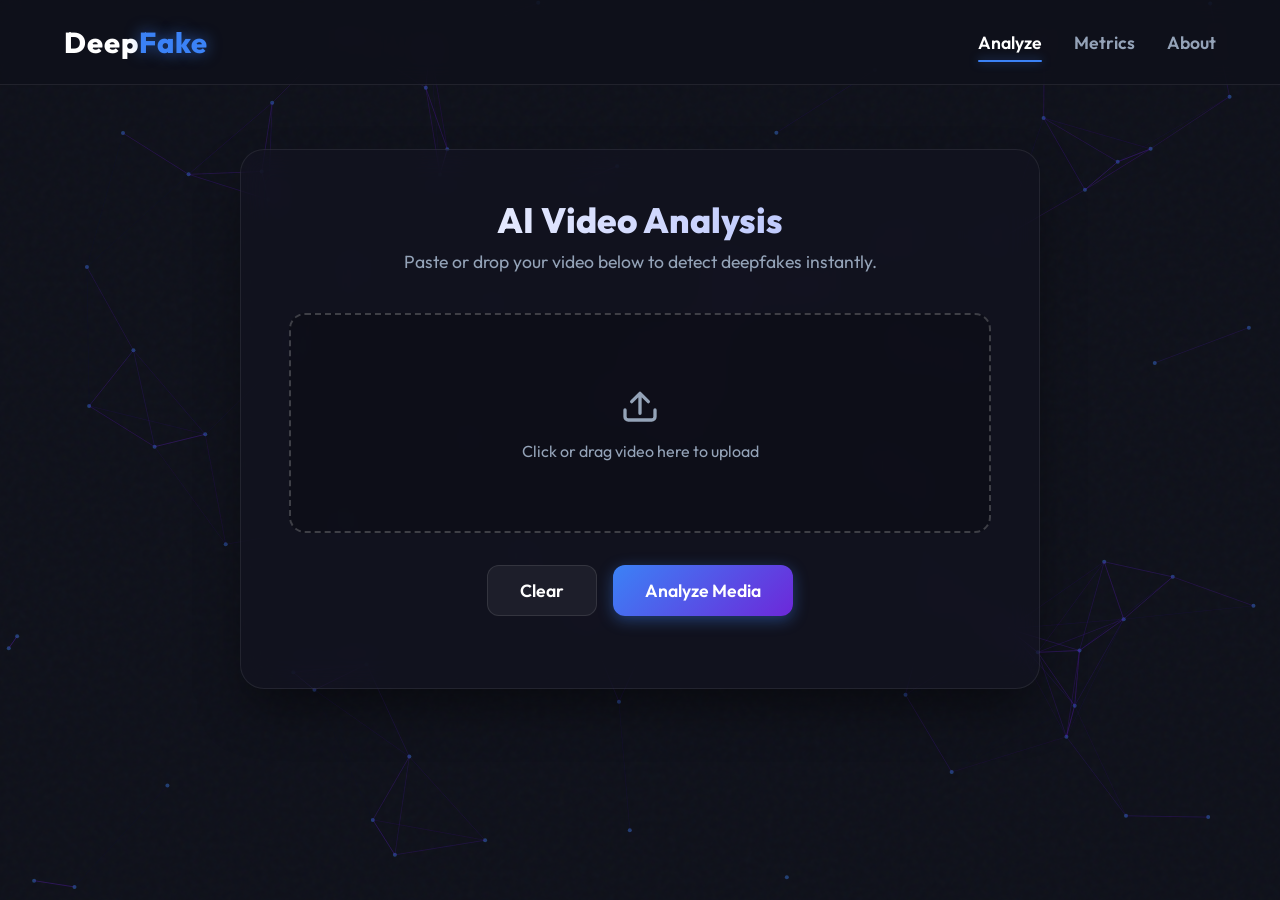
<file: frontend/index.html>
<!DOCTYPE html>
<html lang="en">

<head>
    <meta charset="UTF-8">
    <meta name="viewport" content="width=device-width, initial-scale=1.0">
    <title>DeepFake Analyzer</title>
    <link rel="preconnect" href="https://fonts.googleapis.com">
    <link rel="preconnect" href="https://fonts.gstatic.com" crossorigin>
    <link href="https://fonts.googleapis.com/css2?family=Outfit:wght@300;400;600;800&display=swap" rel="stylesheet">
    <link rel="stylesheet" href="style.css?v=5">
</head>

<body>
    <canvas id="neural-bg"></canvas>

    <header class="glass-header">
        <h1 class="logo">Deep<span>Fake</span></h1>
        <nav>
            <a href="index.html" class="active">Analyze</a>
            <a href="metrics.html">Metrics</a>
            <a href="about.html">About</a>
        </nav>
    </header>

    <main class="container glass-panel">
        <div class="header-text">
            <h2>AI Video Analysis</h2>
            <p>Paste or drop your video below to detect deepfakes instantly.</p>
        </div>

        <div class="drop-down">
            <label id="drop-zone" class="upload-area">
                <div class="upload-content">
                    <svg width="40" height="40" viewBox="0 0 24 24" fill="none" stroke="currentColor" stroke-width="2"
                        stroke-linecap="round" stroke-linejoin="round" class="upload-icon">
                        <path d="M21 15v4a2 2 0 0 1-2 2H5a2 2 0 0 1-2-2v-4m4-5l5-5 5 5m-5-5v12" />
                    </svg>
                    <span>Click or drag video here to upload</span>
                </div>
                <input type="file" id="file-input" multiple accept="video/*" />
            </label>
            <div class="action-buttons">
                <button id="clear-btn" class="btn btn-secondary">Clear</button>
                <button id="submit-btn" class="btn btn-primary" onclick="processAndSendFrames()">
                    <span class="btn-text">Analyze Media</span>
                    <div class="loader hidden"></div>
                </button>
            </div>
            <div id="summary-board" class="result-card hidden" style="margin-top: 2rem; width: 100%; border: 1px solid rgba(255,255,255,0.1); background: rgba(15,17,26,0.6); backdrop-filter: blur(10px);"></div>
            <ul id="preview"></ul>
        </div>


    </main>

    <script src="dragAndDrop.js"></script>
    <script src="processAndTransfer.js"></script>
    <script src="neural-bg.js"></script>
</body>

</html>
</file>
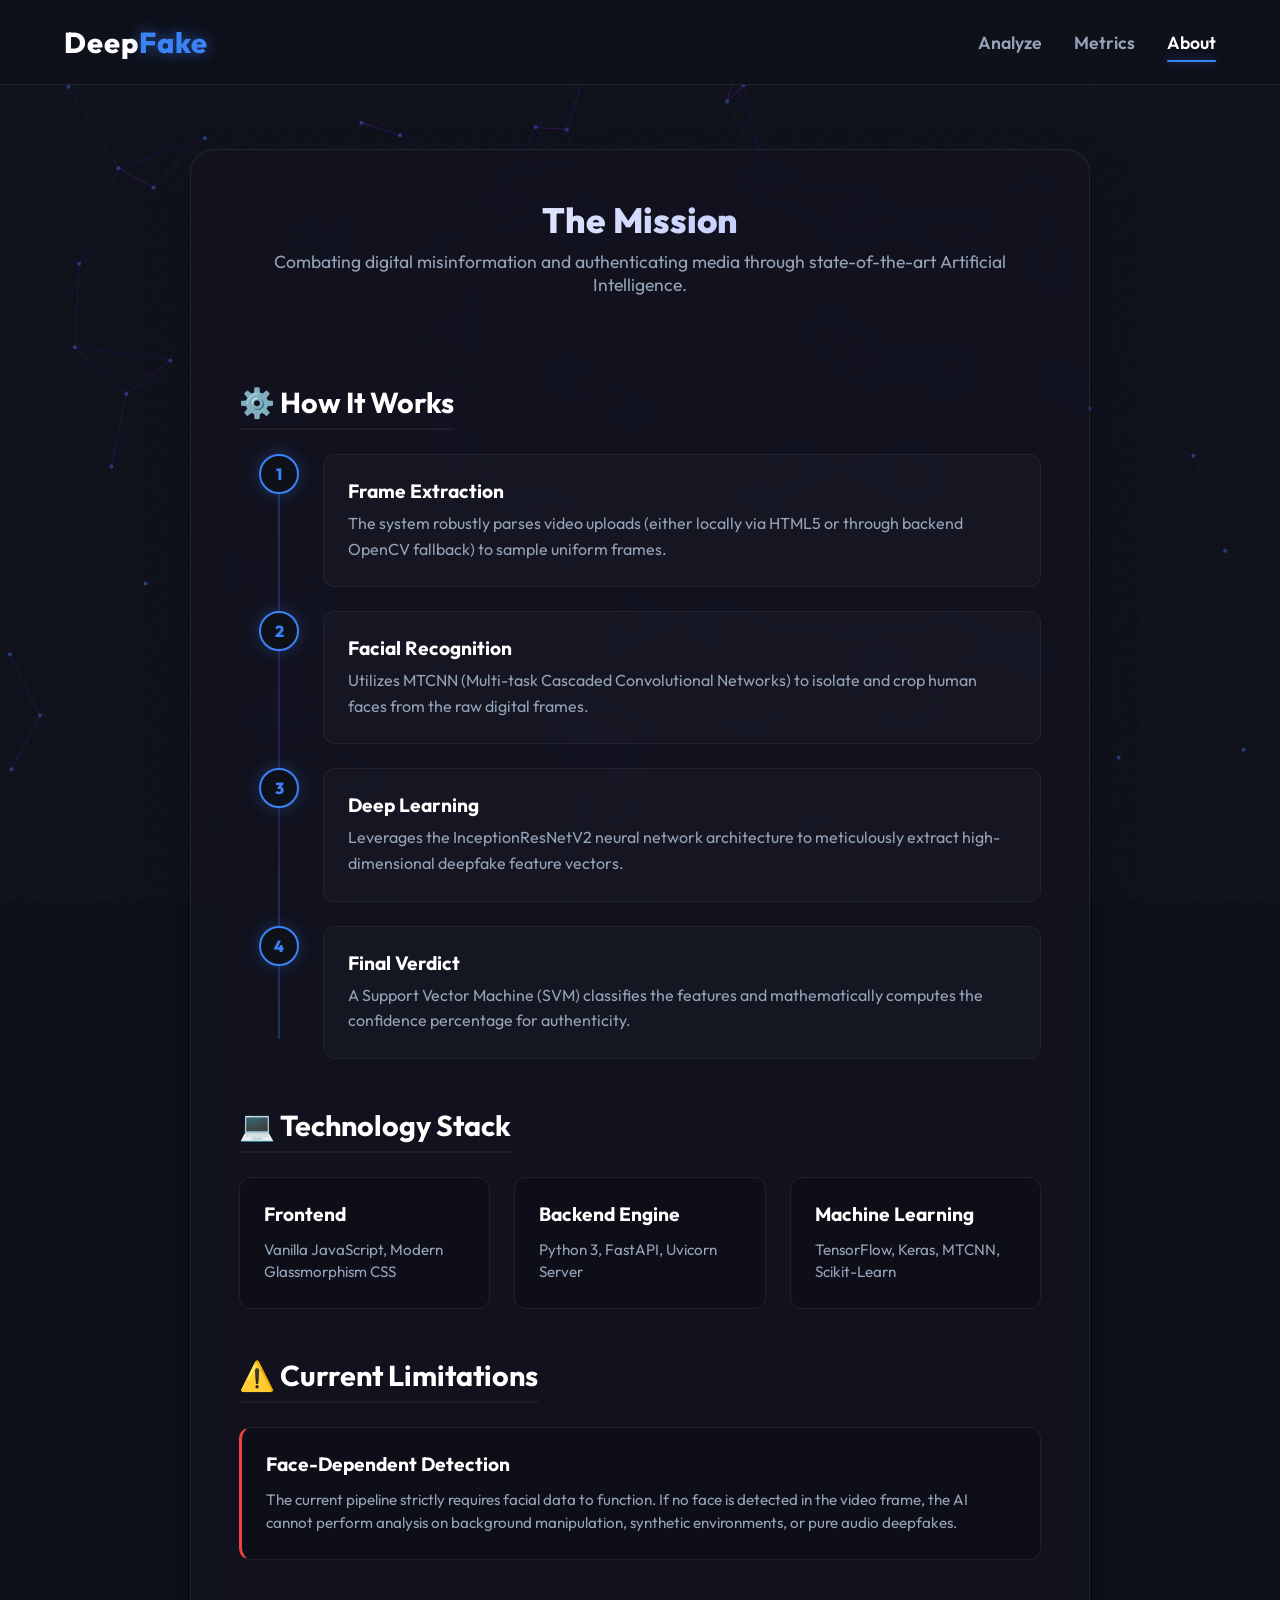
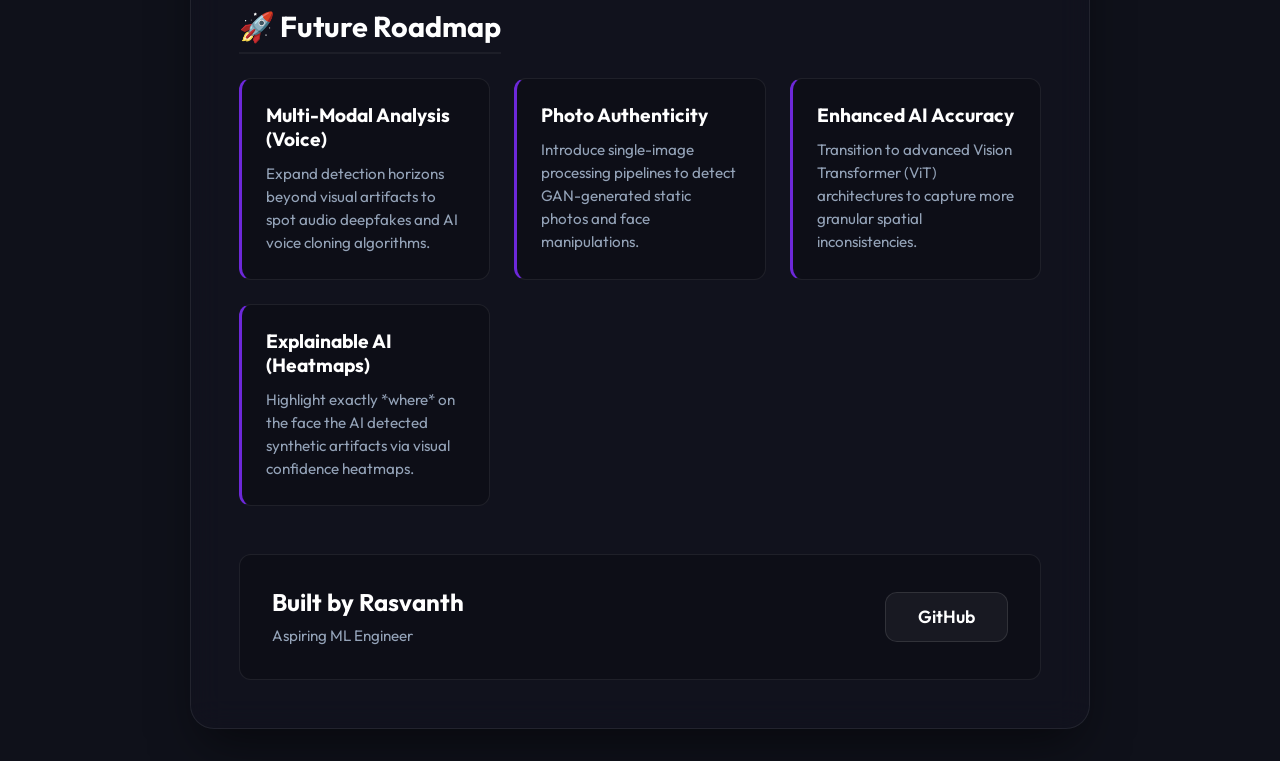
<file: frontend/about.html>
<!DOCTYPE html>
<html lang="en">

<head>
    <meta charset="UTF-8">
    <meta name="viewport" content="width=device-width, initial-scale=1.0">
    <title>About DeepFake - Technology & Future</title>
    <!-- Google Fonts -->
    <link rel="preconnect" href="https://fonts.googleapis.com">
    <link rel="preconnect" href="https://fonts.gstatic.com" crossorigin>
    <link href="https://fonts.googleapis.com/css2?family=Outfit:wght@300;400;600;800&display=swap" rel="stylesheet">
    <link rel="stylesheet" href="style.css?v=6">
</head>

<body>
    <canvas id="neural-bg"></canvas>

    <header class="glass-header">
        <h1 class="logo">Deep<span>Fake</span></h1>
        <nav>
            <a href="index.html">Analyze</a>
            <a href="metrics.html">Metrics</a>
            <a href="about.html" class="active">About</a>
        </nav>
    </header>

    <main class="container glass-panel" style="max-width: 900px;">
        <div class="header-text">
            <h2>The Mission</h2>
            <p>Combating digital misinformation and authenticating media through state-of-the-art Artificial Intelligence.</p>
        </div>

        <!-- How it Works -->
        <section class="about-section">
            <h3>⚙️ How It Works</h3>
            <div class="timeline">
                <div class="timeline-step">
                    <div class="step-icon">1</div>
                    <div class="step-content">
                        <h4>Frame Extraction</h4>
                        <p>The system robustly parses video uploads (either locally via HTML5 or through backend OpenCV fallback) to sample uniform frames.</p>
                    </div>
                </div>
                <div class="timeline-step">
                    <div class="step-icon">2</div>
                    <div class="step-content">
                        <h4>Facial Recognition</h4>
                        <p>Utilizes MTCNN (Multi-task Cascaded Convolutional Networks) to isolate and crop human faces from the raw digital frames.</p>
                    </div>
                </div>
                <div class="timeline-step">
                    <div class="step-icon">3</div>
                    <div class="step-content">
                        <h4>Deep Learning</h4>
                        <p>Leverages the InceptionResNetV2 neural network architecture to meticulously extract high-dimensional deepfake feature vectors.</p>
                    </div>
                </div>
                <div class="timeline-step">
                    <div class="step-icon">4</div>
                    <div class="step-content">
                        <h4>Final Verdict</h4>
                        <p>A Support Vector Machine (SVM) classifies the features and mathematically computes the confidence percentage for authenticity.</p>
                    </div>
                </div>
            </div>
        </section>

        <!-- Tech Stack -->
        <section class="about-section">
            <h3>💻 Technology Stack</h3>
            <div class="tech-grid">
                <div class="tech-card">
                    <h4>Frontend</h4>
                    <p>Vanilla JavaScript, Modern Glassmorphism CSS</p>
                </div>
                <div class="tech-card">
                    <h4>Backend Engine</h4>
                    <p>Python 3, FastAPI, Uvicorn Server</p>
                </div>
                <div class="tech-card">
                    <h4>Machine Learning</h4>
                    <p>TensorFlow, Keras, MTCNN, Scikit-Learn</p>
                </div>
            </div>
        </section>

        <!-- Limitations -->
        <section class="about-section">
            <h3>⚠️ Current Limitations</h3>
            <div class="tech-card" style="border-left: 3px solid var(--danger);">
                <h4>Face-Dependent Detection</h4>
                <p>The current pipeline strictly requires facial data to function. If no face is detected in the video frame, the AI cannot perform analysis on background manipulation, synthetic environments, or pure audio deepfakes.</p>
            </div>
        </section>

        <!-- Future Plans -->
        <section class="about-section">
            <h3>🚀 Future Roadmap</h3>
            <div class="tech-grid">
                <div class="tech-card future">
                    <h4>Multi-Modal Analysis (Voice)</h4>
                    <p>Expand detection horizons beyond visual artifacts to spot audio deepfakes and AI voice cloning algorithms.</p>
                </div>
                <div class="tech-card future">
                    <h4>Photo Authenticity</h4>
                    <p>Introduce single-image processing pipelines to detect GAN-generated static photos and face manipulations.</p>
                </div>
                <div class="tech-card future">
                    <h4>Enhanced AI Accuracy</h4>
                    <p>Transition to advanced Vision Transformer (ViT) architectures to capture more granular spatial inconsistencies.</p>
                </div>
                <div class="tech-card future">
                    <h4>Explainable AI (Heatmaps)</h4>
                    <p>Highlight exactly *where* on the face the AI detected synthetic artifacts via visual confidence heatmaps.</p>
                </div>
            </div>
        </section>

        <!-- Creator Profile -->
        <section class="about-section">
            <div class="tech-card" style="display: flex; align-items: center; justify-content: space-between; padding: 2rem;">
                <div>
                    <h3 style="margin: 0; font-size: 1.5rem; border: none; padding: 0;">Built by Rasvanth</h3>
                    <p style="color: var(--text-secondary); margin-top: 0.5rem;">Aspiring ML Engineer</p>
                </div>
                <a href="https://github.com/Rasvanth28" target="_blank" class="btn btn-secondary" style="margin: 0; text-decoration: none;">GitHub</a>
            </div>
        </section>
    </main>

    <script src="neural-bg.js"></script>
</body>
</html>
</file>
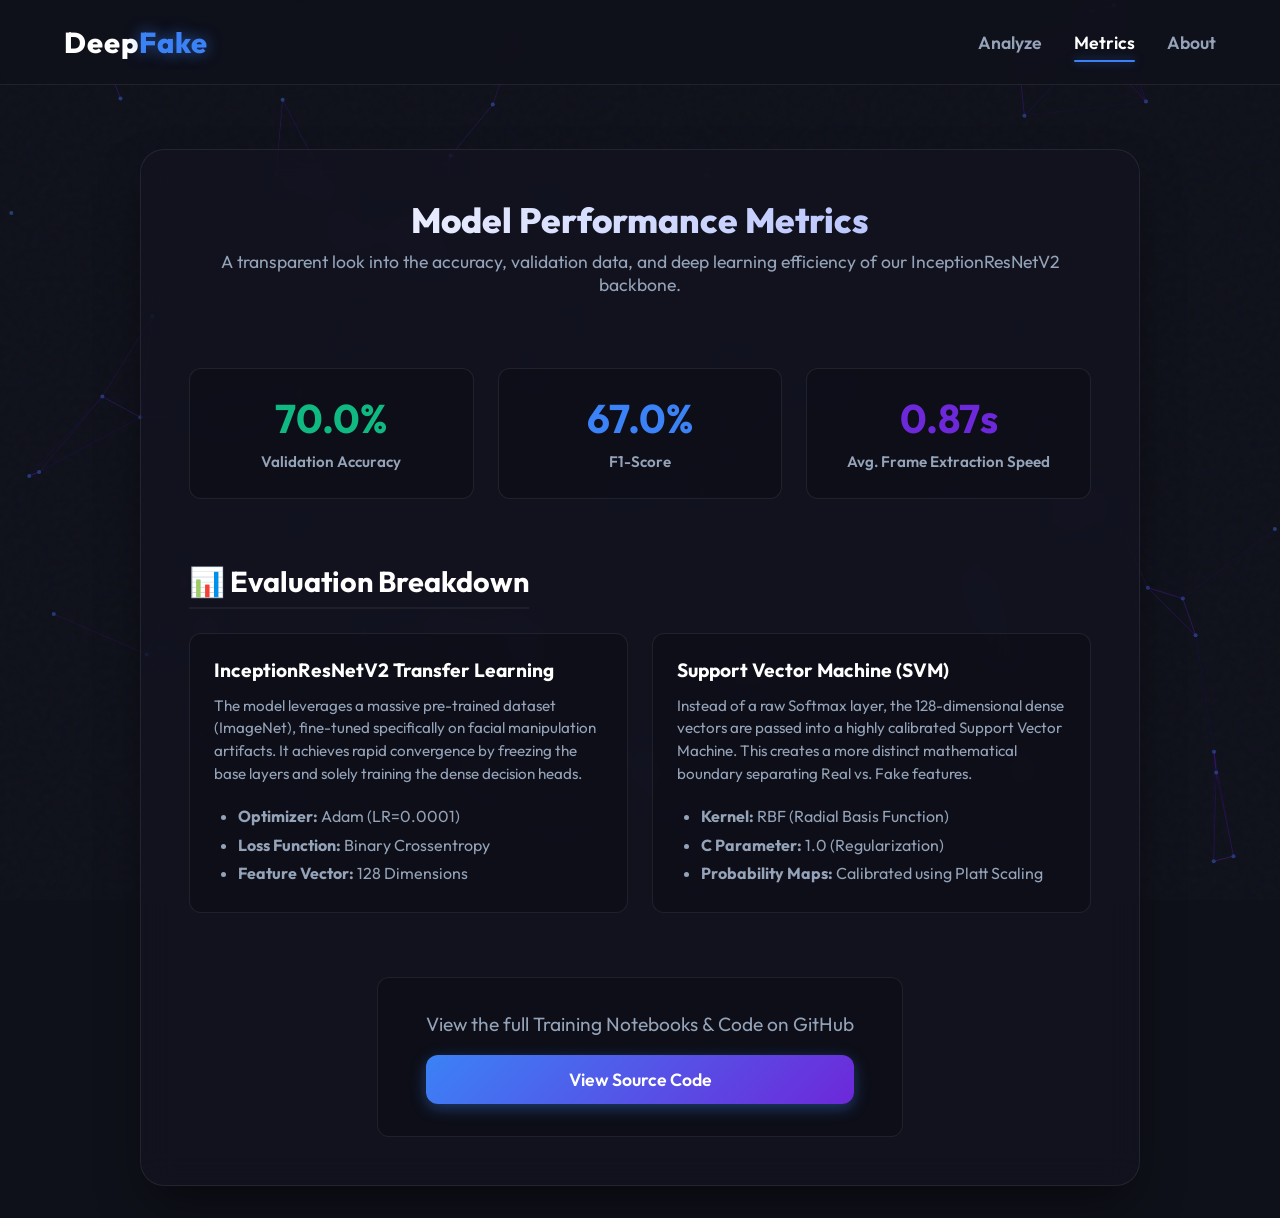
<file: frontend/metrics.html>
<!DOCTYPE html>
<html lang="en">

<head>
    <meta charset="UTF-8">
    <meta name="viewport" content="width=device-width, initial-scale=1.0">
    <title>DeepFake Metrics & Accuracy</title>
    <!-- Google Fonts -->
    <link rel="preconnect" href="https://fonts.googleapis.com">
    <link rel="preconnect" href="https://fonts.gstatic.com" crossorigin>
    <link href="https://fonts.googleapis.com/css2?family=Outfit:wght@300;400;600;800&display=swap" rel="stylesheet">
    <link rel="stylesheet" href="style.css?v=7">
</head>

<body>
    <canvas id="neural-bg"></canvas>

    <header class="glass-header">
        <h1 class="logo">Deep<span>Fake</span></h1>
        <nav>
            <a href="index.html">Analyze</a>
            <a href="metrics.html" class="active">Metrics</a>
            <a href="about.html">About</a>
        </nav>
    </header>

    <main class="container glass-panel" style="max-width: 1000px;">
        <div class="header-text">
            <h2>Model Performance Metrics</h2>
            <p>A transparent look into the accuracy, validation data, and deep learning efficiency of our InceptionResNetV2 backbone.</p>
        </div>

        <section class="about-section" style="margin-top: 2rem;">
            <div class="tech-grid" style="grid-template-columns: repeat(auto-fit, minmax(200px, 1fr));">
                <div class="tech-card" style="text-align: center;">
                    <h3 style="font-size: 2.5rem; color: var(--success); margin: 0; padding: 0; border: none;">70.0%</h3>
                    <p style="color: var(--text-secondary); margin-top: 0.5rem; font-weight: 600;">Validation Accuracy</p>
                </div>
                <div class="tech-card" style="text-align: center;">
                    <h3 style="font-size: 2.5rem; color: var(--primary); margin: 0; padding: 0; border: none;">67.0%</h3>
                    <p style="color: var(--text-secondary); margin-top: 0.5rem; font-weight: 600;">F1-Score</p>
                </div>
                <div class="tech-card" style="text-align: center;">
                    <h3 style="font-size: 2.5rem; color: var(--accent); margin: 0; padding: 0; border: none;">0.87s</h3>
                    <p style="color: var(--text-secondary); margin-top: 0.5rem; font-weight: 600;">Avg. Frame Extraction Speed</p>
                </div>
            </div>
        </section>

        <section class="about-section" style="margin-top: 4rem;">
            <h3>📊 Evaluation Breakdown</h3>
            <div class="tech-grid" style="grid-template-columns: 1fr 1fr;">
                <div class="tech-card">
                    <h4>InceptionResNetV2 Transfer Learning</h4>
                    <p style="margin-bottom: 1rem;">The model leverages a massive pre-trained dataset (ImageNet), fine-tuned specifically on facial manipulation artifacts. It achieves rapid convergence by freezing the base layers and solely training the dense decision heads.</p>
                    <ul style="color: var(--text-secondary); line-height: 1.8; margin-left: 1.5rem;">
                        <li><strong>Optimizer:</strong> Adam (LR=0.0001)</li>
                        <li><strong>Loss Function:</strong> Binary Crossentropy</li>
                        <li><strong>Feature Vector:</strong> 128 Dimensions</li>
                    </ul>
                </div>
                <div class="tech-card">
                    <h4>Support Vector Machine (SVM)</h4>
                    <p style="margin-bottom: 1rem;">Instead of a raw Softmax layer, the 128-dimensional dense vectors are passed into a highly calibrated Support Vector Machine. This creates a more distinct mathematical boundary separating Real vs. Fake features.</p>
                    <ul style="color: var(--text-secondary); line-height: 1.8; margin-left: 1.5rem;">
                        <li><strong>Kernel:</strong> RBF (Radial Basis Function)</li>
                        <li><strong>C Parameter:</strong> 1.0 (Regularization)</li>
                        <li><strong>Probability Maps:</strong> Calibrated using Platt Scaling</li>
                    </ul>
                </div>
            </div>
        </section>

        <section class="about-section" style="margin-top: 4rem; text-align: center;">
            <div class="tech-card" style="display: inline-block; padding: 2rem 3rem;">
                <p style="font-size: 1.2rem; margin-bottom: 1rem;">View the full Training Notebooks & Code on GitHub</p>
                <a href="https://github.com/Rasvanth28/DeepFake" target="_blank" class="btn btn-primary" style="text-decoration: none;">View Source Code</a>
            </div>
        </section>

    </main>

    <script src="neural-bg.js"></script>
</body>
</html>
</file>
<file: frontend/style.css>
:root {
    --bg-dark: #0f111a;
    --glass-bg: rgba(20, 22, 35, 0.4);
    --glass-border: rgba(255, 255, 255, 0.08);
    --text-primary: #ffffff;
    --text-secondary: #94a3b8;
    --accent: #6d28d9;
    --accent-glow: rgba(109, 40, 217, 0.5);
    --primary: #3b82f6;
    --primary-glow: rgba(59, 130, 246, 0.6);
    --success: #10b981;
    --danger: #ef4444;
}

* { margin: 0; padding: 0; box-sizing: border-box; }

body {
    font-family: 'Outfit', sans-serif;
    background-color: var(--bg-dark);
    color: var(--text-primary);
    min-height: 100vh;
    display: flex;
    flex-direction: column;
    align-items: center;
    position: relative;
    overflow-x: hidden;
}

/* Neural Network Background Canvas */
#neural-bg {
    position: fixed;
    top: 0;
    left: 0;
    width: 100vw;
    height: 100vh;
    z-index: -1;
    opacity: 0.8;
}

/* Grainy Texture Overlay */
body::after {
    content: '';
    position: fixed;
    top: 0;
    left: 0;
    width: 100vw;
    height: 100vh;
    z-index: -1;
    pointer-events: none;
    background-image: url("data:image/svg+xml,%3Csvg viewBox='0 0 200 200' xmlns='http://www.w3.org/2000/svg'%3E%3Cfilter id='noiseFilter'%3E%3CfeTurbulence type='fractalNoise' baseFrequency='0.65' numOctaves='3' stitchTiles='stitch'/%3E%3C/filter%3E%3Crect width='100%25' height='100%25' filter='url(%23noiseFilter)'/%3E%3C/svg%3E");
    opacity: 0.15;
    mix-blend-mode: soft-light;
}


/* Header */
.glass-header {
    width: 100%;
    padding: 1.5rem 4rem;
    display: flex;
    justify-content: space-between;
    align-items: center;
    background: rgba(15, 17, 26, 0.7);
    backdrop-filter: blur(12px);
    -webkit-backdrop-filter: blur(12px);
    border-bottom: 1px solid var(--glass-border);
    z-index: 10;
}

.logo { font-size: 1.8rem; font-weight: 800; letter-spacing: 1px; }
.logo span { color: var(--primary); text-shadow: 0 0 15px var(--primary-glow); }

.glass-header nav { display: flex; gap: 2rem; }
.glass-header nav a {
    color: var(--text-secondary);
    text-decoration: none;
    font-weight: 600;
    font-size: 1.1rem;
    transition: all 0.3s ease;
    position: relative;
}
.glass-header nav a:hover, .glass-header nav a.active { color: var(--text-primary); }
.glass-header nav a.active::after {
    content: '';
    position: absolute;
    bottom: -8px; left: 0;
    width: 100%; height: 2px;
    background: var(--primary);
    box-shadow: 0 0 10px var(--primary-glow);
    border-radius: 2px;
}

/* Container */
.container {
    width: 100%;
    max-width: 800px;
    margin: 4rem auto 2rem;
    display: flex;
    flex-direction: column;
    padding: 3rem;
    border-radius: 24px;
    background: var(--glass-bg);
    backdrop-filter: blur(16px);
    -webkit-backdrop-filter: blur(16px);
    border: 1px solid var(--glass-border);
    box-shadow: 0 25px 50px -12px rgba(0, 0, 0, 0.5);
}

.header-text { text-align: center; margin-bottom: 2.5rem; }
.header-text h2 {
    font-size: 2.2rem;
    font-weight: 800;
    margin-bottom: 0.5rem;
    background: linear-gradient(to right, #fff, #a5b4fc);
    -webkit-background-clip: text;
    background-clip: text;
    -webkit-text-fill-color: transparent;
}
.header-text p { color: var(--text-secondary); font-size: 1.1rem; }

/* Drop Down Zone */
.drop-down { display: flex; flex-direction: column; align-items: center; width: 100%; }

#drop-zone {
    width: 100%;
    height: 220px;
    display: flex;
    align-items: center;
    justify-content: center;
    border: 2px dashed rgba(255, 255, 255, 0.2);
    border-radius: 16px;
    background: rgba(0, 0, 0, 0.2);
    cursor: pointer;
    transition: all 0.3s ease;
    position: relative;
    overflow: hidden;
}

#drop-zone:hover, #drop-zone.drag-over {
    border-color: var(--primary);
    background: rgba(59, 130, 246, 0.05);
    box-shadow: inset 0 0 20px rgba(59, 130, 246, 0.1);
}

.upload-content {
    display: flex;
    flex-direction: column;
    align-items: center;
    gap: 1rem;
    color: var(--text-secondary);
    transition: color 0.3s ease;
}

#drop-zone:hover .upload-content, #drop-zone.drag-over .upload-content {
    color: var(--primary);
}

#file-input { display: none; }

/* Preview */
#preview { width: 100%; display: flex; flex-direction: column; list-style: none; margin-top: 1.5rem; padding: 0;}
#preview li {
    display: flex;
    align-items: center;
    gap: 1rem;
    margin: 10px 0;
    width: 100%;
    padding: 1rem;
    background: rgba(255, 255, 255, 0.03);
    border-radius: 12px;
    border: 1px solid rgba(255,255,255,0.05);
}
#preview video { max-width: 280px; border-radius: 8px; box-shadow: 0 10px 15px -3px rgba(0,0,0,0.3); }

/* Buttons */
.action-buttons { display: flex; gap: 1rem; margin-top: 2rem; width: 100%; justify-content: center; }
.btn {
    padding: 0.8rem 2rem;
    border: none;
    border-radius: 12px;
    font-size: 1.1rem;
    font-weight: 600;
    font-family: inherit;
    cursor: pointer;
    transition: all 0.3s cubic-bezier(0.4, 0, 0.2, 1);
    display: flex;
    align-items: center;
    justify-content: center;
    gap: 0.5rem;
}

.btn-secondary { background: rgba(255, 255, 255, 0.05); color: var(--text-primary); border: 1px solid rgba(255,255,255,0.1); }
.btn-secondary:hover { background: rgba(255, 255, 255, 0.1); }

.btn-primary { background: linear-gradient(135deg, var(--primary), var(--accent)); color: white; box-shadow: 0 4px 15px rgba(59, 130, 246, 0.4); }
.btn-primary:hover:not(:disabled) { transform: translateY(-2px); box-shadow: 0 8px 25px rgba(59, 130, 246, 0.5); }
.btn-primary:disabled { opacity: 0.7; cursor: not-allowed; background: rgba(255, 255, 255, 0.1); box-shadow: none; color: var(--text-secondary); }

/* Loader */
.loader {
    width: 20px; height: 20px;
    border: 3px solid rgba(255,255,255,0.3);
    border-top-color: white;
    border-radius: 50%;
    animation: spin 1s linear infinite;
}
@keyframes spin { 100% { transform: rotate(360deg); } }
.hidden { display: none !important; }

/* Result */
.result-section { margin-top: 2rem; width: 100%; }
.result-card {
    background: rgba(0,0,0,0.3);
    border-radius: 16px;
    padding: 1.5rem;
    border: 1px solid var(--glass-border);
    text-align: center;
    animation: slideUp 0.5s ease;
}
@keyframes slideUp { from { opacity: 0; transform: translateY(10px); } to { opacity: 1; transform: translateY(0); } }

.result-card h3 { font-size: 1.2rem; color: var(--text-secondary); margin-bottom: 1rem; text-transform: uppercase; letter-spacing: 1px; }

.badge-container { display: flex; justify-content: center; gap: 1rem; flex-wrap: wrap; }
.badge {
    padding: 0.6rem 1.2rem;
    border-radius: 8px;
    font-size: 1.2rem;
    font-weight: 700;
    border: 1px solid var(--glass-border);
    background: rgba(255,255,255,0.05);
}

.badge.status.fake { color: var(--danger); border-color: rgba(239, 68, 68, 0.3); background: rgba(239, 68, 68, 0.1); }
.badge.status.real { color: var(--success); border-color: rgba(16, 185, 129, 0.3); background: rgba(16, 185, 129, 0.1); }
.badge.confidence { color: var(--primary); }

/* Glassmorphic Overlay Card UI */
.video-wrapper {
    position: relative;
    border-radius: 8px;
    overflow: hidden;
    display: flex;
    width: 300px;
    box-shadow: 0 10px 15px -3px rgba(0,0,0,0.3);
    flex-shrink: 0;
}

.video-wrapper video {
    width: 100%;
    margin: 0;
    box-shadow: none;
    border-radius: 0;
}

.video-status.overlay-card {
    position: absolute;
    top: 0; left: 0; right: 0; bottom: 0;
    background: rgba(15, 17, 26, 0.7);
    backdrop-filter: blur(6px);
    -webkit-backdrop-filter: blur(6px);
    display: flex;
    flex-direction: column;
    justify-content: center;
    align-items: center;
    opacity: 0;
    transition: opacity 0.4s ease;
    z-index: 10;
    text-align: center;
    padding: 1rem;
    border: 1px solid rgba(255,255,255,0.1);
}

.video-status.overlay-card.active {
    opacity: 1;
}

/* Hide overlay on hover so they can play the video */
.video-wrapper:hover .video-status.overlay-card.active {
    opacity: 0;
    pointer-events: none;
}

.overlay-icon {
    font-size: 3.5rem;
    margin-bottom: 0.5rem;
    filter: drop-shadow(0 0 15px rgba(255,255,255,0.1));
}

.overlay-title {
    font-size: 1.6rem;
    font-weight: 800;
    text-transform: uppercase;
    letter-spacing: 2px;
    margin-bottom: 0.5rem;
}

.overlay-title.fake { color: var(--danger); text-shadow: 0 0 20px rgba(239, 68, 68, 0.8); }
.overlay-title.real { color: var(--success); text-shadow: 0 0 20px rgba(16, 185, 129, 0.8); }

.video-filename {
    margin-left: 1rem;
    font-weight: 600;
    color: var(--text-secondary);
    font-size: 1.1rem;
    word-break: break-all;
}

/* About Page Styles */
.about-section {
    margin-top: 3rem;
}

.about-section h3 {
    font-size: 1.8rem;
    color: var(--text-primary);
    margin-bottom: 1.5rem;
    border-bottom: 2px solid rgba(255,255,255,0.05);
    padding-bottom: 0.5rem;
    display: inline-block;
}

/* Timeline */
.timeline {
    display: flex;
    flex-direction: column;
    gap: 1.5rem;
    position: relative;
    padding-left: 20px;
}
.timeline::before {
    content: '';
    position: absolute;
    left: 39px; /* Centered with the 40px icon */
    top: 20px;
    bottom: 20px;
    width: 2px;
    background: linear-gradient(to bottom, var(--primary), var(--accent), var(--primary));
    opacity: 0.3;
    z-index: 0;
}
.timeline-step {
    display: flex;
    gap: 1.5rem;
    align-items: flex-start;
    position: relative;
    z-index: 1;
}
.step-icon {
    width: 40px;
    height: 40px;
    border-radius: 50%;
    background: #0f111a; /* Match the panel background exactly */
    border: 2px solid var(--primary);
    display: flex;
    justify-content: center;
    align-items: center;
    font-weight: 800;
    color: var(--primary);
    flex-shrink: 0;
    box-shadow: 0 0 15px rgba(59, 130, 246, 0.3);
    z-index: 2;
}
.step-content {
    background: rgba(255, 255, 255, 0.02);
    border: 1px solid rgba(255, 255, 255, 0.05);
    padding: 1.5rem;
    border-radius: 12px;
    flex: 1;
    transition: transform 0.3s ease, background 0.3s ease;
}
.step-content:hover {
    transform: translateX(5px);
    background: rgba(255, 255, 255, 0.05);
}
.step-content h4 {
    margin-bottom: 0.5rem;
    color: var(--text-primary);
    font-size: 1.2rem;
}
.step-content p {
    color: var(--text-secondary);
    line-height: 1.6;
}

/* Tech Grid */
.tech-grid {
    display: grid;
    grid-template-columns: repeat(auto-fit, minmax(250px, 1fr));
    gap: 1.5rem;
}
.tech-card {
    background: rgba(0, 0, 0, 0.2);
    border: 1px solid rgba(255, 255, 255, 0.08);
    border-radius: 12px;
    padding: 1.5rem;
    transition: all 0.3s ease;
}
.tech-card:hover {
    transform: translateY(-5px);
    border-color: var(--primary);
    box-shadow: 0 10px 20px rgba(59, 130, 246, 0.1);
}
.tech-card h4 {
    color: var(--text-primary);
    margin-bottom: 0.8rem;
    font-size: 1.2rem;
}
.tech-card p {
    color: var(--text-secondary);
    line-height: 1.5;
    font-size: 0.95rem;
}
.tech-card.future {
    border-left: 3px solid var(--accent);
}
.tech-card.future:hover {
    border-color: var(--accent);
    box-shadow: 0 10px 20px rgba(139, 92, 246, 0.15);
}
</file>
